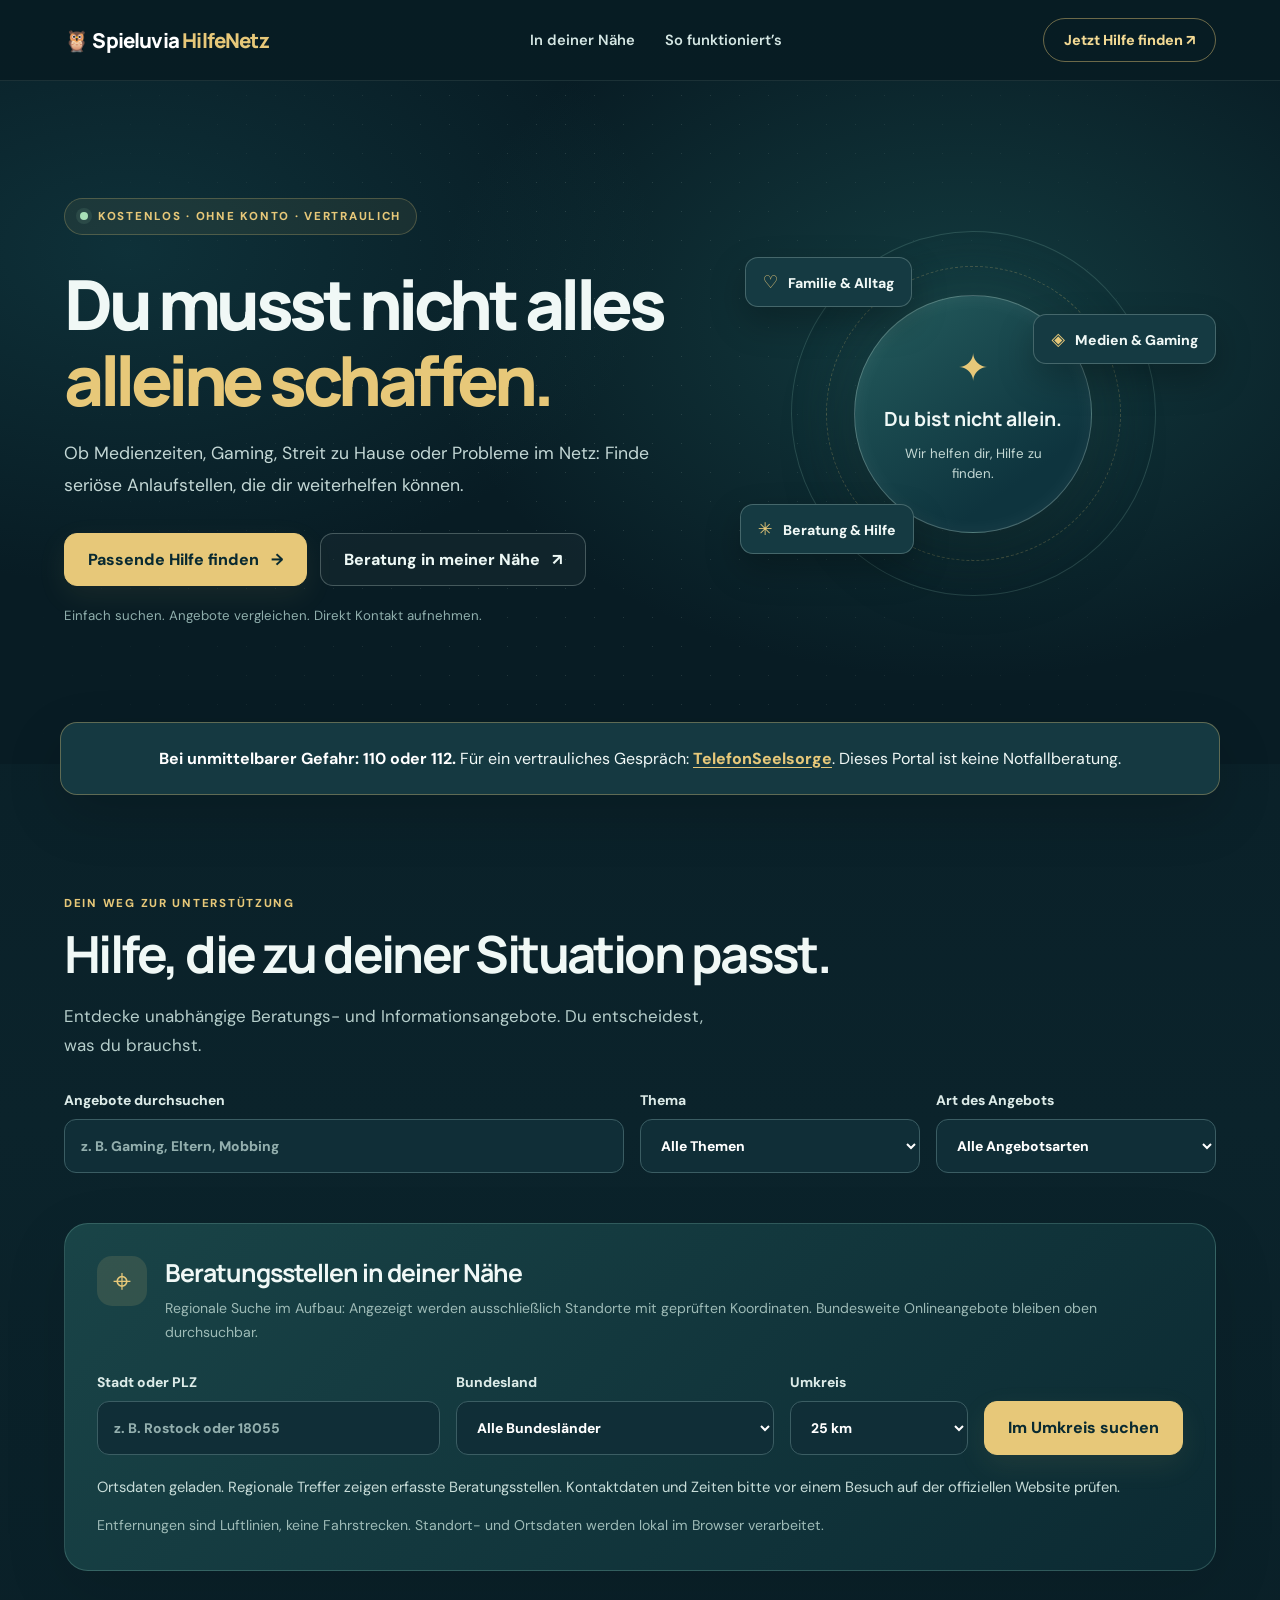
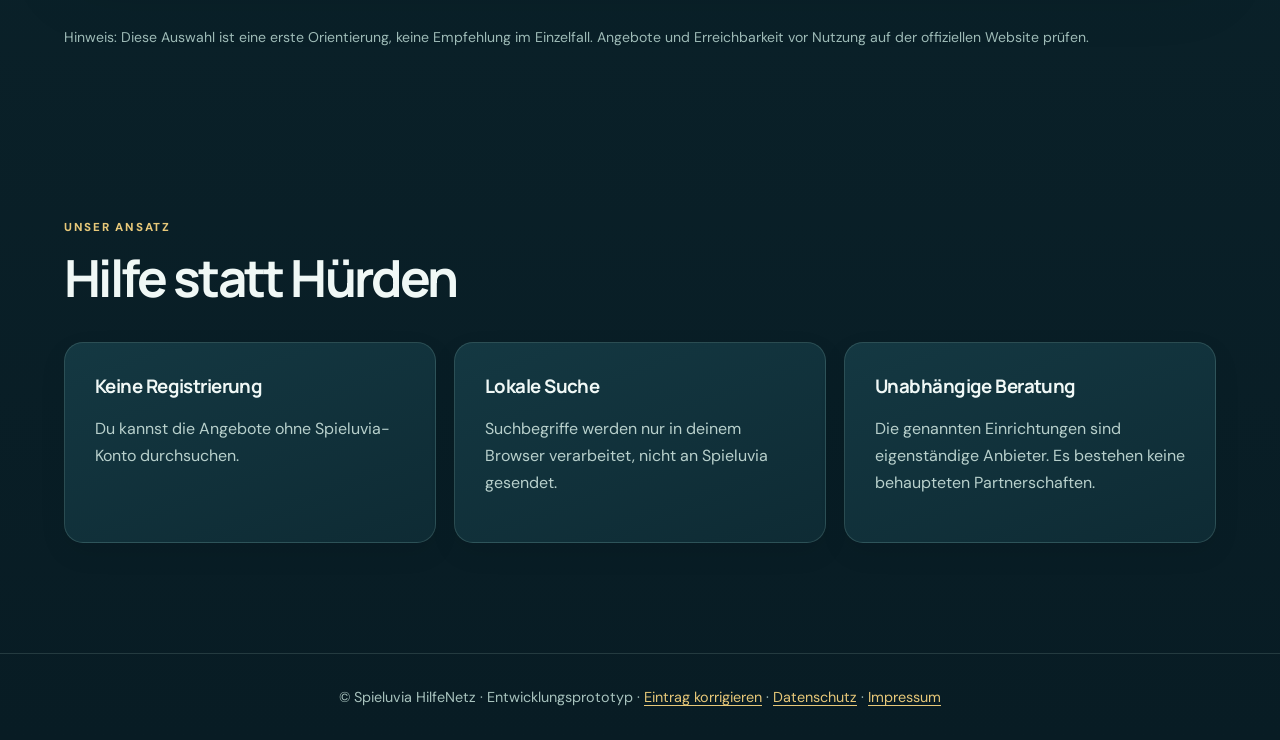
<file: index.html>
<!doctype html><html lang="de"><head><meta charset="utf-8"><meta name="viewport" content="width=device-width,initial-scale=1"><meta name="theme-color" content="#071b23"><meta name="description" content="Spieluvia HilfeNetz: Kostenlose, vertrauliche Orientierung zu Mediennutzung, Gaming, Familienberatung und Hilfe in Krisen."><title>Spieluvia HilfeNetz – Hilfe finden</title><link rel="stylesheet" href="assets/style.css"><style>body:not(.searched) #cards{display:none}body:not(.searched) #count{display:none}</style></head><body><a class="skip-link" href="#angebote">Direkt zur Hilfesuche</a><header class="top"><a class="brand" href="index.html">🦉 Spieluvia <span>HilfeNetz</span></a><nav aria-label="Hauptnavigation"><a href="#region">In deiner Nähe</a><a href="#sofunktionierts">So funktioniert’s</a></nav><a class="header-cta" href="#angebote">Jetzt Hilfe finden <span aria-hidden="true">↗</span></a></header><main><section class="hero"><div class="hero-inner"><div class="hero-copy"><p class="eyebrow"><span class="status-dot" aria-hidden="true"></span> KOSTENLOS · OHNE KONTO · VERTRAULICH</p><h1>Du musst nicht alles <em>alleine schaffen.</em></h1><p>Ob Medienzeiten, Gaming, Streit zu Hause oder Probleme im Netz: Finde seriöse Anlaufstellen, die dir weiterhelfen können.</p><div class="hero-actions"><a class="button" href="#angebote">Passende Hilfe finden <span aria-hidden="true">→</span></a><a class="button button-ghost" href="#region">Beratung in meiner Nähe <span aria-hidden="true">↗</span></a></div><p class="hero-note">Einfach suchen. Angebote vergleichen. Direkt Kontakt aufnehmen.</p></div><aside class="hero-visual" aria-label="Drei Wege zur Unterstützung"><div class="visual-orbit orbit-one"></div><div class="visual-orbit orbit-two"></div><div class="visual-center"><span aria-hidden="true">✦</span><strong>Du bist nicht allein.</strong><small>Wir helfen dir, Hilfe zu finden.</small></div><div class="visual-chip chip-one"><span aria-hidden="true">♡</span> Familie &amp; Alltag</div><div class="visual-chip chip-two"><span aria-hidden="true">◈</span> Medien &amp; Gaming</div><div class="visual-chip chip-three"><span aria-hidden="true">✳</span> Beratung &amp; Hilfe</div></aside></div></section><section class="urgent" aria-label="Notfallhilfe"><strong>Bei unmittelbarer Gefahr: 110 oder 112.</strong> Für ein vertrauliches Gespräch: <a href="https://www.telefonseelsorge.de/">TelefonSeelsorge</a>. Dieses Portal ist keine Notfallberatung.</section><section id="angebote" class="section"><p class="eyebrow">DEIN WEG ZUR UNTERSTÜTZUNG</p><h2>Hilfe, die zu deiner Situation passt.</h2><p class="section-lead">Entdecke unabhängige Beratungs- und Informationsangebote. Du entscheidest, was du brauchst.</p><div class="filters"><label for="search">Angebote durchsuchen<input id="search" type="search" placeholder="z. B. Gaming, Eltern, Mobbing"></label><label for="category">Thema<select id="category"><option value="">Alle Themen</option><option>Medienkompetenz</option><option>Mediennutzung</option><option>Familie</option><option>Online-Sicherheit</option><option>Krisenhilfe</option></select></label><label for="kind">Art des Angebots<select id="kind"><option value="">Alle Angebotsarten</option><option>Beratung &amp; Hilfe</option><option>Vermittlung &amp; Meldestellen</option><option>Prävention &amp; Information</option><option>Forschung &amp; Netzwerke</option><option>Kinderangebote &amp; Werkzeuge</option></select></label></div><section id="region" class="regional-panel" aria-label="Regionale Umkreissuche"><div class="regional-head"><span class="regional-icon" aria-hidden="true">⌖</span><div><h3>Beratungsstellen in deiner Nähe</h3><p class="small">Regionale Suche im Aufbau: Angezeigt werden ausschließlich Standorte mit geprüften Koordinaten. Bundesweite Onlineangebote bleiben oben durchsuchbar.</p></div></div><form id="geo-form" class="filters"><label for="place">Stadt oder PLZ<input id="place" placeholder="z. B. Rostock oder 18055" autocomplete="off" required></label><label for="state">Bundesland<select id="state"><option value="">Alle Bundesländer</option><option>Baden-Württemberg</option><option>Bayern</option><option>Berlin</option><option>Brandenburg</option><option>Bremen</option><option>Hamburg</option><option>Hessen</option><option>Mecklenburg-Vorpommern</option><option>Niedersachsen</option><option>Nordrhein-Westfalen</option><option>Rheinland-Pfalz</option><option>Saarland</option><option>Sachsen</option><option>Sachsen-Anhalt</option><option>Schleswig-Holstein</option><option>Thüringen</option></select></label><label for="radius">Umkreis<select id="radius"><option value="10">10 km</option><option value="25" selected>25 km</option><option value="50">50 km</option><option value="100">100 km</option></select></label><button class="button" type="submit">Im Umkreis suchen</button></form><p id="geo-status" role="status" aria-live="polite">Regionale Orts- und Standortdaten werden vorbereitet.</p><div id="local-results" class="cards"></div><p class="small">Entfernungen sind Luftlinien, keine Fahrstrecken. Standort- und Ortsdaten werden lokal im Browser verarbeitet.</p></section><p id="count" aria-live="polite"></p><div id="cards" class="cards"></div><p class="small">Hinweis: Diese Auswahl ist eine erste Orientierung, keine Empfehlung im Einzelfall. Angebote und Erreichbarkeit vor Nutzung auf der offiziellen Website prüfen.</p></section><section id="sofunktionierts" class="section about"><p class="eyebrow">UNSER ANSATZ</p><h2>Hilfe statt Hürden</h2><div class="features"><article><h3>Keine Registrierung</h3><p>Du kannst die Angebote ohne Spieluvia-Konto durchsuchen.</p></article><article><h3>Lokale Suche</h3><p>Suchbegriffe werden nur in deinem Browser verarbeitet, nicht an Spieluvia gesendet.</p></article><article><h3>Unabhängige Beratung</h3><p>Die genannten Einrichtungen sind eigenständige Anbieter. Es bestehen keine behaupteten Partnerschaften.</p></article></div></section></main><footer>© Spieluvia HilfeNetz · Entwicklungsprototyp · <a href="eintrag-korrigieren.html">Eintrag korrigieren</a> · <a href="datenschutz.html">Datenschutz</a> · <a href="impressum.html">Impressum</a></footer><script>document.addEventListener("DOMContentLoaded",()=>{const fields=["search","category","kind"].map(id=>document.getElementById(id));const update=()=>{const ready=fields.some(el=>el&&el.value.trim());document.body.classList.toggle("searched",ready)};fields.forEach(el=>el&&el.addEventListener(el.tagName==="INPUT"?"input":"change",update));update()});</script><script src="assets/app.js" defer></script><script src="assets/contact.js" defer></script><script src="assets/geo.js" defer></script></body></html>
</file>
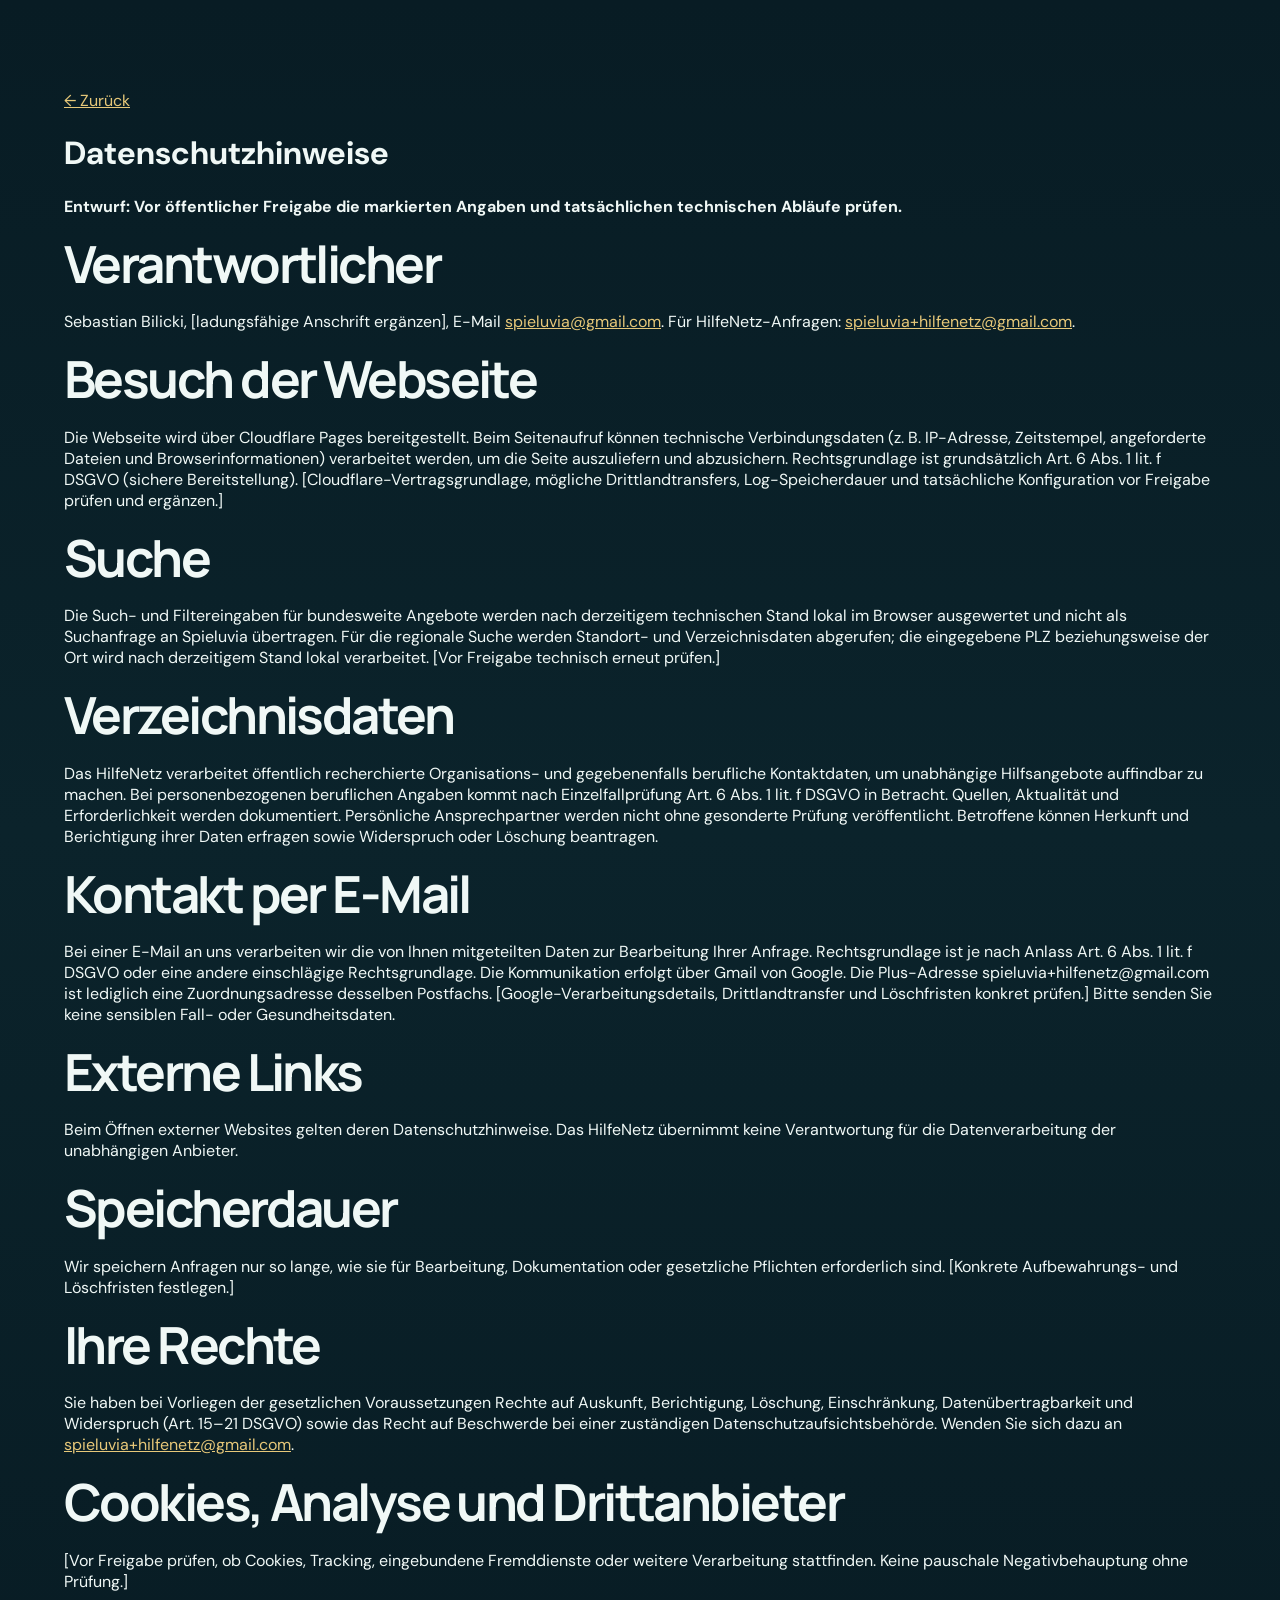
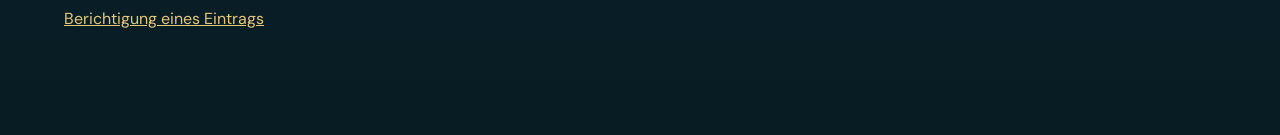
<file: datenschutz.html>
<!doctype html><html lang="de"><head><meta charset="utf-8"><meta name="viewport" content="width=device-width,initial-scale=1"><title>Datenschutz – Spieluvia HilfeNetz</title><link rel="stylesheet" href="assets/style.css"></head><body><main class="section"><a href="index.html">← Zurück</a><h1>Datenschutzhinweise</h1><p><strong>Entwurf: Vor öffentlicher Freigabe die markierten Angaben und tatsächlichen technischen Abläufe prüfen.</strong></p><h2>Verantwortlicher</h2><p>Sebastian Bilicki, [ladungsfähige Anschrift ergänzen], E-Mail <a href="mailto:spieluvia@gmail.com">spieluvia@gmail.com</a>. Für HilfeNetz-Anfragen: <a href="mailto:spieluvia+hilfenetz@gmail.com">spieluvia+hilfenetz@gmail.com</a>.</p><h2>Besuch der Webseite</h2><p>Die Webseite wird über Cloudflare Pages bereitgestellt. Beim Seitenaufruf können technische Verbindungsdaten (z. B. IP-Adresse, Zeitstempel, angeforderte Dateien und Browserinformationen) verarbeitet werden, um die Seite auszuliefern und abzusichern. Rechtsgrundlage ist grundsätzlich Art. 6 Abs. 1 lit. f DSGVO (sichere Bereitstellung). [Cloudflare-Vertragsgrundlage, mögliche Drittlandtransfers, Log-Speicherdauer und tatsächliche Konfiguration vor Freigabe prüfen und ergänzen.]</p><h2>Suche</h2><p>Die Such- und Filtereingaben für bundesweite Angebote werden nach derzeitigem technischen Stand lokal im Browser ausgewertet und nicht als Suchanfrage an Spieluvia übertragen. Für die regionale Suche werden Standort- und Verzeichnisdaten abgerufen; die eingegebene PLZ beziehungsweise der Ort wird nach derzeitigem Stand lokal verarbeitet. [Vor Freigabe technisch erneut prüfen.]</p><h2>Verzeichnisdaten</h2><p>Das HilfeNetz verarbeitet öffentlich recherchierte Organisations- und gegebenenfalls berufliche Kontaktdaten, um unabhängige Hilfsangebote auffindbar zu machen. Bei personenbezogenen beruflichen Angaben kommt nach Einzelfallprüfung Art. 6 Abs. 1 lit. f DSGVO in Betracht. Quellen, Aktualität und Erforderlichkeit werden dokumentiert. Persönliche Ansprechpartner werden nicht ohne gesonderte Prüfung veröffentlicht. Betroffene können Herkunft und Berichtigung ihrer Daten erfragen sowie Widerspruch oder Löschung beantragen.</p><h2>Kontakt per E-Mail</h2><p>Bei einer E-Mail an uns verarbeiten wir die von Ihnen mitgeteilten Daten zur Bearbeitung Ihrer Anfrage. Rechtsgrundlage ist je nach Anlass Art. 6 Abs. 1 lit. f DSGVO oder eine andere einschlägige Rechtsgrundlage. Die Kommunikation erfolgt über Gmail von Google. Die Plus-Adresse spieluvia+hilfenetz@gmail.com ist lediglich eine Zuordnungsadresse desselben Postfachs. [Google-Verarbeitungsdetails, Drittlandtransfer und Löschfristen konkret prüfen.] Bitte senden Sie keine sensiblen Fall- oder Gesundheitsdaten.</p><h2>Externe Links</h2><p>Beim Öffnen externer Websites gelten deren Datenschutzhinweise. Das HilfeNetz übernimmt keine Verantwortung für die Datenverarbeitung der unabhängigen Anbieter.</p><h2>Speicherdauer</h2><p>Wir speichern Anfragen nur so lange, wie sie für Bearbeitung, Dokumentation oder gesetzliche Pflichten erforderlich sind. [Konkrete Aufbewahrungs- und Löschfristen festlegen.]</p><h2>Ihre Rechte</h2><p>Sie haben bei Vorliegen der gesetzlichen Voraussetzungen Rechte auf Auskunft, Berichtigung, Löschung, Einschränkung, Datenübertragbarkeit und Widerspruch (Art. 15–21 DSGVO) sowie das Recht auf Beschwerde bei einer zuständigen Datenschutzaufsichtsbehörde. Wenden Sie sich dazu an <a href="mailto:spieluvia+hilfenetz@gmail.com">spieluvia+hilfenetz@gmail.com</a>.</p><h2>Cookies, Analyse und Drittanbieter</h2><p>[Vor Freigabe prüfen, ob Cookies, Tracking, eingebundene Fremddienste oder weitere Verarbeitung stattfinden. Keine pauschale Negativbehauptung ohne Prüfung.]</p><p><a href="eintrag-korrigieren.html">Berichtigung eines Eintrags</a></p></main></body></html>
</file>
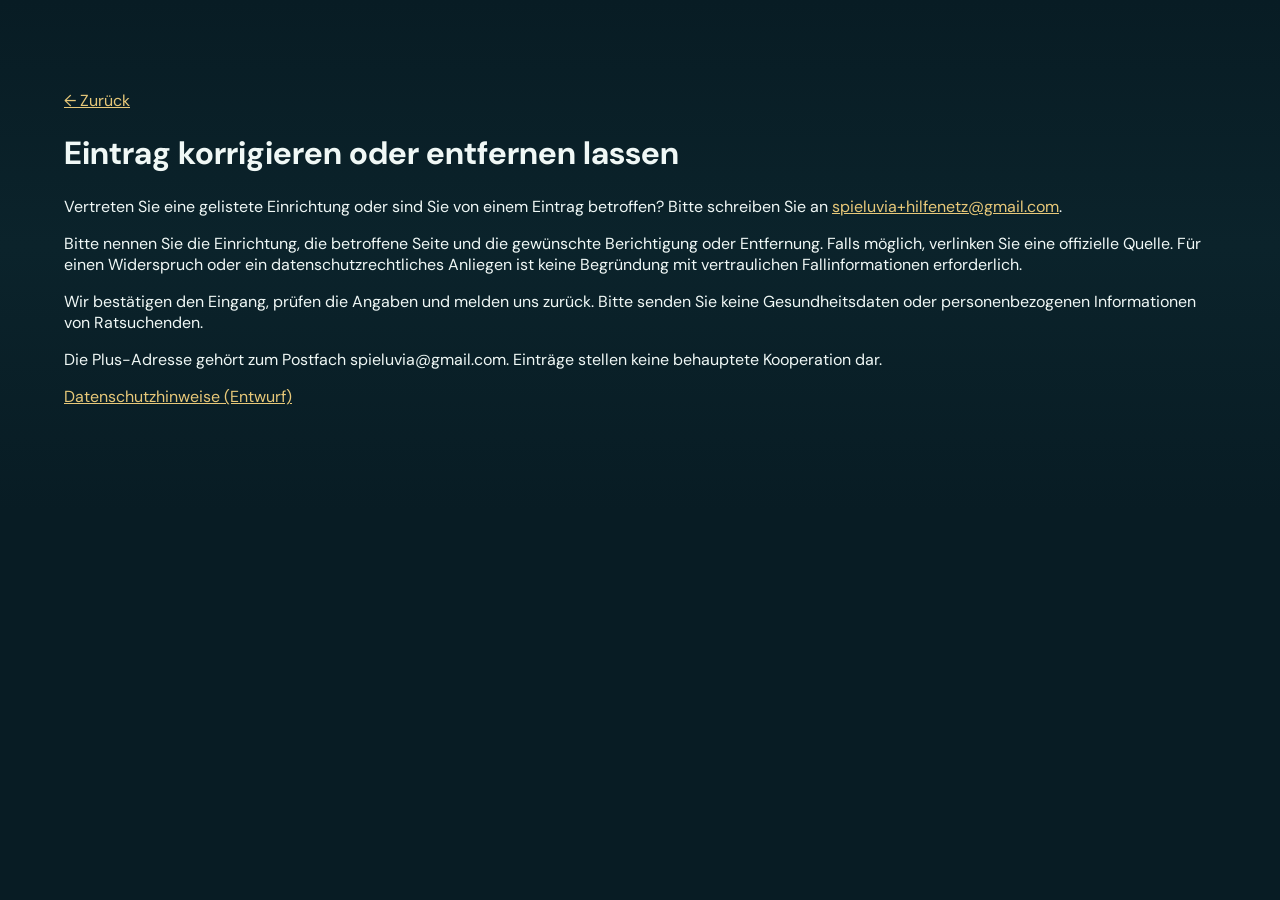
<file: eintrag-korrigieren.html>
<!doctype html><html lang="de"><head><meta charset="utf-8"><meta name="viewport" content="width=device-width,initial-scale=1"><title>Eintrag korrigieren – Spieluvia HilfeNetz</title><link rel="stylesheet" href="assets/style.css"></head><body><main class="section"><a href="index.html">← Zurück</a><h1>Eintrag korrigieren oder entfernen lassen</h1><p>Vertreten Sie eine gelistete Einrichtung oder sind Sie von einem Eintrag betroffen? Bitte schreiben Sie an <a href="mailto:spieluvia+hilfenetz@gmail.com?subject=HilfeNetz%20%E2%80%93%20Eintrag%20pr%C3%BCfen">spieluvia+hilfenetz@gmail.com</a>.</p><p>Bitte nennen Sie die Einrichtung, die betroffene Seite und die gewünschte Berichtigung oder Entfernung. Falls möglich, verlinken Sie eine offizielle Quelle. Für einen Widerspruch oder ein datenschutzrechtliches Anliegen ist keine Begründung mit vertraulichen Fallinformationen erforderlich.</p><p>Wir bestätigen den Eingang, prüfen die Angaben und melden uns zurück. Bitte senden Sie keine Gesundheitsdaten oder personenbezogenen Informationen von Ratsuchenden.</p><p>Die Plus-Adresse gehört zum Postfach spieluvia@gmail.com. Einträge stellen keine behauptete Kooperation dar.</p><p><a href="datenschutz.html">Datenschutzhinweise (Entwurf)</a></p></main></body></html>
</file>
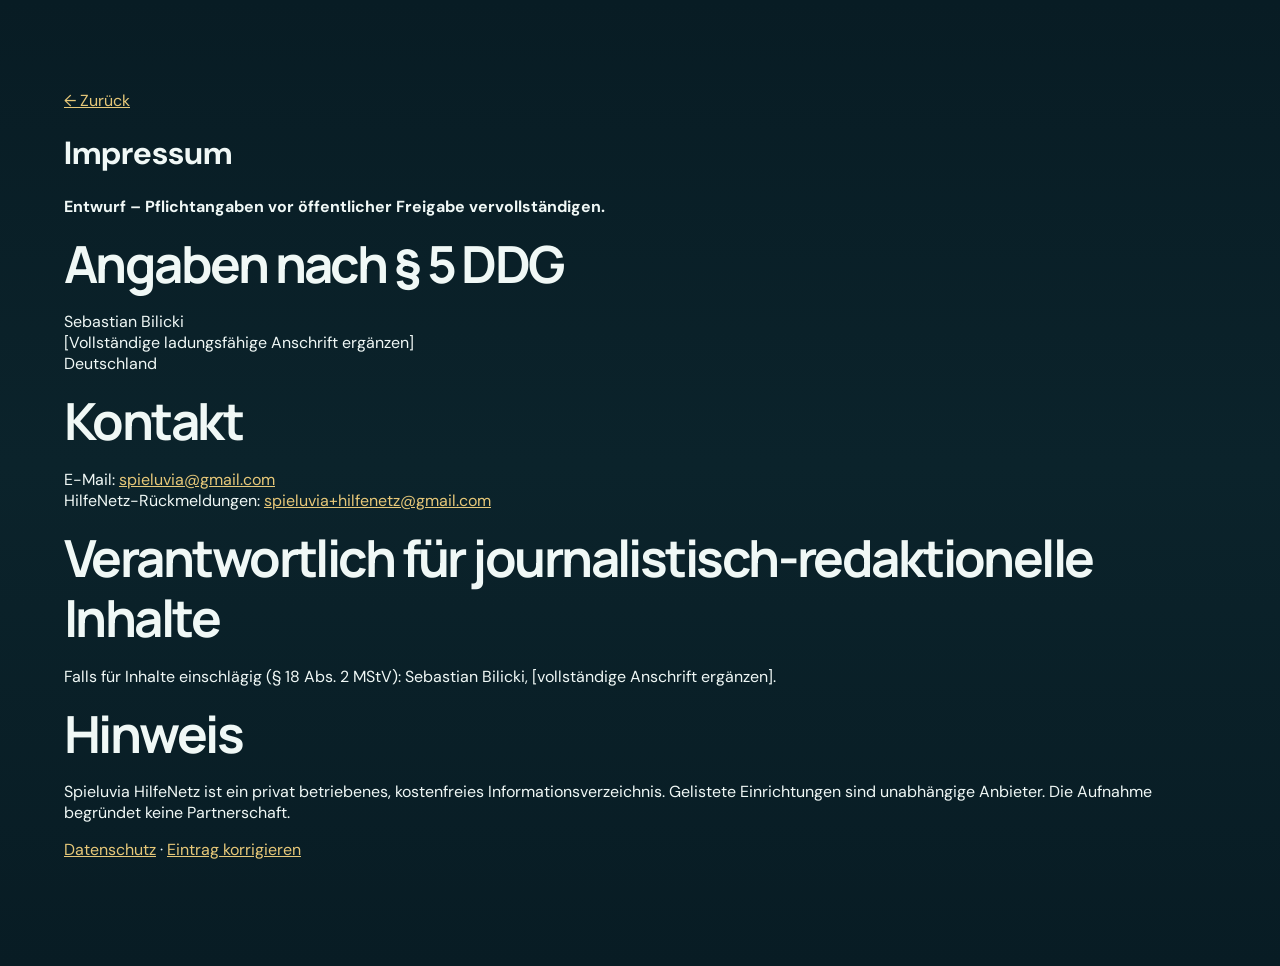
<file: impressum.html>
<!doctype html><html lang="de"><head><meta charset="utf-8"><meta name="viewport" content="width=device-width,initial-scale=1"><title>Impressum – Spieluvia HilfeNetz</title><link rel="stylesheet" href="assets/style.css"></head><body><main class="section"><a href="index.html">← Zurück</a><h1>Impressum</h1><p><strong>Entwurf – Pflichtangaben vor öffentlicher Freigabe vervollständigen.</strong></p><h2>Angaben nach § 5 DDG</h2><p>Sebastian Bilicki<br>[Vollständige ladungsfähige Anschrift ergänzen]<br>Deutschland</p><h2>Kontakt</h2><p>E-Mail: <a href="mailto:spieluvia@gmail.com">spieluvia@gmail.com</a><br>HilfeNetz-Rückmeldungen: <a href="mailto:spieluvia+hilfenetz@gmail.com">spieluvia+hilfenetz@gmail.com</a></p><h2>Verantwortlich für journalistisch-redaktionelle Inhalte</h2><p>Falls für Inhalte einschlägig (§ 18 Abs. 2 MStV): Sebastian Bilicki, [vollständige Anschrift ergänzen].</p><h2>Hinweis</h2><p>Spieluvia HilfeNetz ist ein privat betriebenes, kostenfreies Informationsverzeichnis. Gelistete Einrichtungen sind unabhängige Anbieter. Die Aufnahme begründet keine Partnerschaft.</p><p><a href="datenschutz.html">Datenschutz</a> · <a href="eintrag-korrigieren.html">Eintrag korrigieren</a></p></main></body></html>
</file>
<file: assets/style.css>
@import url('https://fonts.googleapis.com/css2?family=DM+Sans:wght@400;500;600;700;800&family=Manrope:wght@400;500;600;700;800&display=swap');
:root{font-family:'DM Sans',system-ui,-apple-system,Segoe UI,sans-serif;color:#f0f8f6;background:#081c24;color-scheme:dark;scroll-behavior:smooth}
*{box-sizing:border-box}body{margin:0;min-width:320px;background:linear-gradient(180deg,#081c24 0%,#0b232b 48%,#081c24 100%)}a{color:#e7c879}button,input,select{font:inherit}button,a,input,select{transition:background .2s,border-color .2s,transform .2s,box-shadow .2s}a:focus-visible,button:focus-visible,input:focus-visible,select:focus-visible{outline:3px solid #e7c879;outline-offset:3px}.skip-link{position:absolute;z-index:100;top:-70px;left:16px;padding:12px 18px;background:#e7c879;color:#092a31;border-radius:8px}.skip-link:focus{top:12px}
.top{display:flex;align-items:center;justify-content:space-between;gap:30px;padding:18px max(5%,calc((100% - 1240px)/2));border-bottom:1px solid rgba(205,233,225,.10);background:rgba(8,28,36,.94);position:relative;z-index:5}.brand{font-family:Manrope,system-ui,sans-serif;font-weight:800;font-size:1.28rem;text-decoration:none;color:#fff;white-space:nowrap;letter-spacing:-.04em}.brand span{color:#e7c879}.top nav{display:flex;align-items:center;gap:30px;flex-wrap:wrap}.top nav a{color:#d4e6e3;text-decoration:none;font-weight:600;font-size:.92rem}.top nav a:hover{color:#e7c879}.header-cta{border:1px solid rgba(231,200,121,.45);border-radius:100px;color:#f2d994;text-decoration:none;padding:12px 20px;font-weight:800;white-space:nowrap;font-size:.9rem}.header-cta:hover{background:rgba(231,200,121,.12)}
.hero{position:relative;overflow:hidden;padding:105px max(5%,calc((100% - 1240px)/2)) 122px;background:radial-gradient(ellipse 55% 70% at 75% 35%,rgba(37,109,107,.38),transparent 75%),radial-gradient(ellipse 55% 65% at 10% 25%,rgba(24,80,88,.4),transparent 75%),#081c24}.hero:before{content:'';position:absolute;inset:0;pointer-events:none;background-image:radial-gradient(rgba(219,238,226,.15) .7px,transparent .7px);background-size:29px 29px;mask-image:linear-gradient(90deg,transparent,black 45%,transparent)}.hero-inner{max-width:1240px;margin:auto;display:grid;grid-template-columns:minmax(0,1.13fr) minmax(340px,.87fr);align-items:center;gap:35px;position:relative}.hero-copy{position:relative;z-index:2}.eyebrow{color:#e7c879;font-weight:800;letter-spacing:.15em;font-size:.72rem;text-transform:uppercase}.hero .eyebrow{display:inline-flex;align-items:center;gap:10px;padding:10px 15px;border:1px solid rgba(231,200,121,.25);border-radius:50px;background:rgba(231,200,121,.065)}.status-dot{width:8px;height:8px;background:#a8dfb7;border-radius:50%;box-shadow:0 0 0 4px rgba(168,223,183,.1)}.hero h1{font-family:Manrope,system-ui,sans-serif;font-size:clamp(2.8rem,5.4vw,5.2rem);max-width:750px;margin:20px 0;line-height:1.1;letter-spacing:-.065em;font-weight:800}.hero em{color:#e7c879;font-style:normal}.hero-copy>p:not(.eyebrow){max-width:620px;color:#c3d7d5;font-size:1.1rem;line-height:1.8}.hero-actions{display:flex;gap:13px;flex-wrap:wrap;margin:32px 0 18px}.button{display:inline-flex;align-items:center;justify-content:center;gap:12px;background:#e7c879;color:#092a31;border:1px solid #e7c879;text-decoration:none;font-weight:800;border-radius:13px;padding:15px 23px;cursor:pointer;box-shadow:0 10px 30px rgba(231,200,121,.08)}.button:hover{background:#f5dfa5;transform:translateY(-2px)}.button-ghost{background:rgba(255,255,255,.035);color:#edf8f5;border-color:rgba(220,239,232,.26);box-shadow:none}.button-ghost:hover{background:rgba(255,255,255,.09)}.hero-note{font-size:.83rem!important;color:#8faeac!important;margin-top:18px!important}
.hero-visual{height:430px;position:relative;isolation:isolate;display:flex;align-items:center;justify-content:center}.hero-visual:before{content:'';position:absolute;width:350px;height:350px;border-radius:50%;background:radial-gradient(circle,rgba(76,156,146,.28),rgba(22,71,78,.10) 60%,transparent 70%);filter:blur(8px)}.visual-orbit{position:absolute;border:1px solid rgba(154,209,195,.19);border-radius:50%;width:365px;height:365px;transform:rotate(-22deg)}.orbit-two{width:295px;height:295px;border-style:dashed;border-color:rgba(231,200,121,.24);transform:rotate(26deg)}.visual-center{z-index:2;width:238px;height:238px;display:flex;flex-direction:column;align-items:center;justify-content:center;text-align:center;gap:13px;padding:28px;border-radius:50%;background:linear-gradient(145deg,#255d5e,#0e343e 75%);border:1px solid rgba(221,241,228,.28);box-shadow:0 28px 75px rgba(0,0,0,.25),inset 0 1px 20px rgba(255,255,255,.06)}.visual-center span{font-size:2.4rem;color:#e7c879}.visual-center strong{font-family:Manrope,sans-serif;font-size:1.22rem;line-height:1.3}.visual-center small{color:#c3d8d4;line-height:1.5}.visual-chip{position:absolute;z-index:3;background:#153a42;border:1px solid rgba(204,232,222,.26);padding:13px 17px;border-radius:13px;box-shadow:0 15px 35px rgba(0,0,0,.25);font-size:.88rem;font-weight:800;white-space:nowrap}.visual-chip span{color:#e7c879;margin-right:7px;font-size:1.1rem}.chip-one{top:58px;left:3%}.chip-two{right:0;top:115px}.chip-three{left:2%;bottom:75px}
.urgent{max-width:1160px;margin:-42px auto 0;position:relative;z-index:3;background:#153941;border:1px solid rgba(231,200,121,.35);border-radius:17px;padding:22px 30px;text-align:center;line-height:1.7;box-shadow:0 20px 55px rgba(0,0,0,.16)}.urgent strong{color:#fff}.urgent a{font-weight:800;text-underline-offset:3px}.section{max-width:1200px;margin:0 auto;padding:90px 24px}.section h2{font-family:Manrope,sans-serif;font-size:clamp(2rem,4vw,3.25rem);line-height:1.18;letter-spacing:-.05em;margin:12px 0 18px}.section-lead{max-width:670px;color:#b6cecb;line-height:1.75;font-size:1.06rem;margin-bottom:30px}.filters{display:grid;grid-template-columns:2fr 1fr 1fr;gap:16px;margin:26px 0 34px;align-items:end}.filters label{font-size:.87rem;font-weight:800;color:#dcebe8;display:block}input,select{display:block;width:100%;margin-top:10px;background:#102e37;border:1px solid #3b5d63;color:#fff;border-radius:12px;padding:15px 16px;min-height:54px}input::placeholder{color:#93afae}input:hover,select:hover{border-color:#91b1aa}input:focus,select:focus{border-color:#e7c879;outline:none;box-shadow:0 0 0 3px rgba(231,200,121,.14)}.regional-panel{margin:50px 0 55px;padding:32px;border:1px solid rgba(117,171,161,.32);border-radius:24px;background:linear-gradient(135deg,rgba(29,77,79,.8),rgba(12,45,53,.8));box-shadow:0 20px 65px rgba(0,0,0,.10)}.regional-head{display:flex;gap:18px;align-items:flex-start}.regional-icon{width:50px;height:50px;flex:0 0 50px;display:grid;place-items:center;border-radius:15px;background:rgba(231,200,121,.13);color:#e7c879;font-size:2rem}.regional-panel h3{font-family:Manrope,sans-serif;font-size:1.55rem;letter-spacing:-.04em;margin:0 0 8px}.regional-panel .small{margin:0}.regional-panel .filters{grid-template-columns:1.35fr 1.25fr .7fr auto;margin:28px 0 20px}.regional-panel .filters button{min-height:54px;white-space:nowrap}.regional-panel #geo-status{color:#c7dcd8;font-size:.92rem;line-height:1.65}.cards{display:grid;grid-template-columns:repeat(3,minmax(0,1fr));gap:18px}.card,.features article{background:linear-gradient(160deg,#143842,#0e2b34);border:1px solid rgba(147,192,182,.21);border-radius:19px;padding:25px;min-width:0;box-shadow:0 10px 28px rgba(0,0,0,.07)}.card:hover{border-color:rgba(231,200,121,.45);transform:translateY(-3px);box-shadow:0 20px 42px rgba(0,0,0,.16)}.card h3{font-family:Manrope,sans-serif;margin:11px 0;font-size:1.14rem;letter-spacing:-.02em;line-height:1.4}.card p{color:#bed3d0;line-height:1.65;overflow-wrap:anywhere}.tag{color:#e7c879;font-size:.75rem;font-weight:800;letter-spacing:.045em}.card a{display:inline-block;margin-top:10px;font-weight:800;text-underline-offset:3px;overflow-wrap:anywhere}.card button{max-width:100%;white-space:normal}.small{color:#9ebbb7;font-size:.88rem;line-height:1.7}#count{font-weight:800;color:#d8e8e5;margin:30px 0 20px}.about{padding-top:55px;padding-bottom:110px}.features{display:grid;grid-template-columns:repeat(3,1fr);gap:18px;margin-top:34px}.features article{padding:30px}.features h3{font-family:Manrope,sans-serif;letter-spacing:-.03em;margin:0 0 12px}.features p{color:#b8d0cc;line-height:1.7}footer{text-align:center;border-top:1px solid rgba(195,225,216,.15);padding:34px 20px;color:#a7c2bd;font-size:.9rem}footer a{text-underline-offset:3px}
@media(max-width:1050px){.top{gap:18px}.top nav{gap:15px}.hero{padding:75px 5% 100px}.hero-inner{grid-template-columns:minmax(0,1fr) 330px;gap:5px}.hero-visual{transform:scale(.82);transform-origin:center}.regional-panel .filters{grid-template-columns:1fr 1fr}.regional-panel .filters button{width:100%}}
@media(max-width:760px){.top{padding:18px 20px;flex-wrap:wrap}.top nav{order:3;width:100%;gap:18px;justify-content:space-between}.top nav a{font-size:.84rem}.header-cta{margin-left:auto;font-size:.8rem;padding:10px 12px}.hero{padding:64px 20px 85px}.hero-inner{display:flex;flex-direction:column;align-items:stretch}.hero h1{font-size:clamp(2.6rem,10vw,4rem)}.hero-visual{height:260px;transform:scale(.72);margin:-18px auto -35px;width:100%;min-width:350px;align-self:center}.urgent{margin:-30px 16px 0;padding:19px}.filters,.regional-panel .filters,.cards,.features{grid-template-columns:1fr}.section{padding:65px 18px}.regional-panel{padding:24px 18px;margin:35px 0}.regional-head{gap:12px}.regional-icon{width:42px;height:42px;flex-basis:42px}.regional-panel h3{font-size:1.35rem}.regional-panel .filters{gap:14px}.features{gap:14px}}
@media(max-width:390px){.top nav{gap:10px}.top nav a{font-size:.76rem}.hero-actions .button{width:100%}.hero-visual{transform:scale(.62)}}
@media(prefers-reduced-motion:reduce){*,*:before,*:after{scroll-behavior:auto!important;transition:none!important}}
</file>
